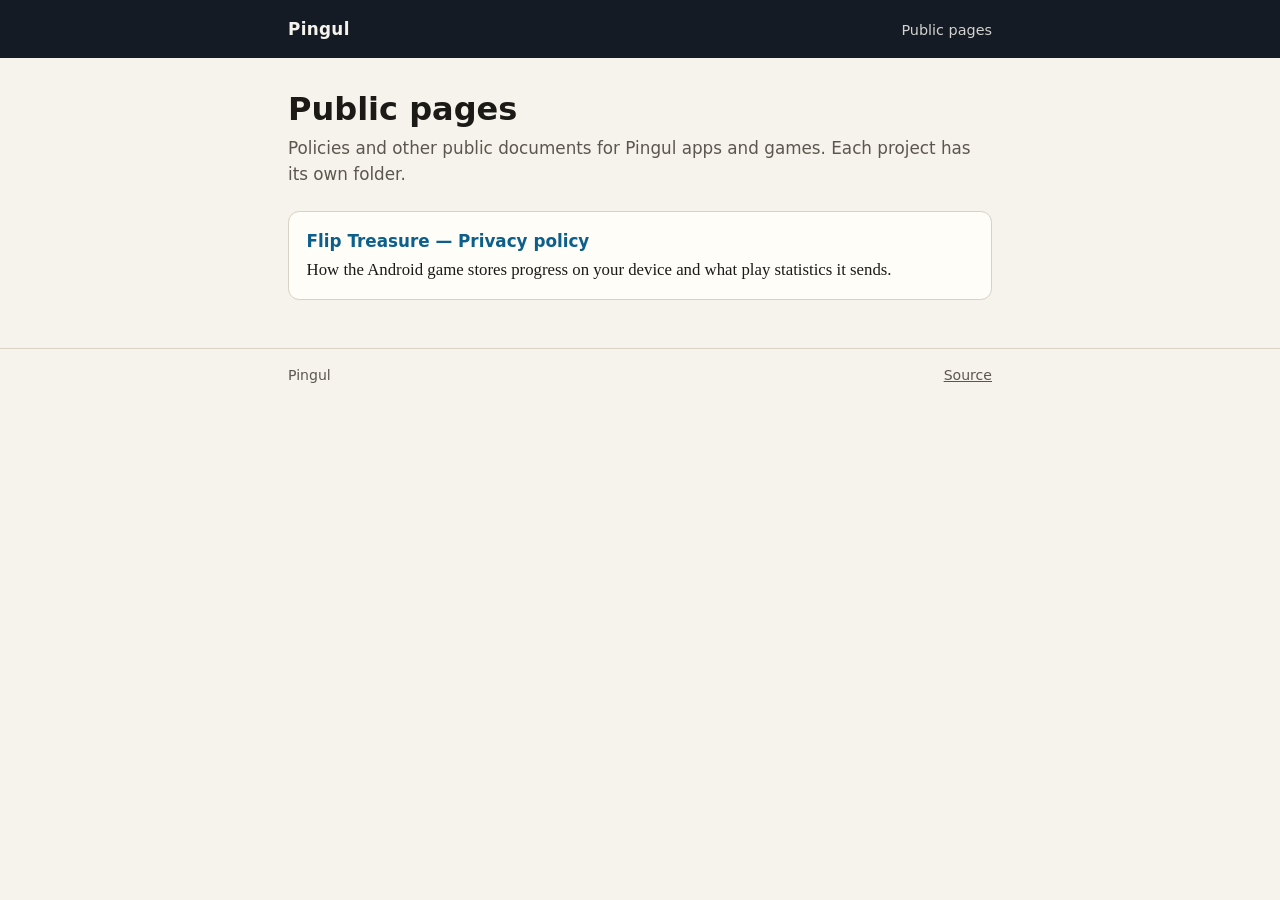
<file: index.html>
<!DOCTYPE html>
<html lang="en">
<head>
  <meta charset="utf-8">
  <meta name="viewport" content="width=device-width, initial-scale=1">
  <title>Pingul public pages</title>
  <link rel="stylesheet" href="css/site.css">
</head>
<body>
  <header class="site-header">
    <div class="wrap">
      <a class="brand" href="./">Pingul</a>
      <nav class="crumb">Public pages</nav>
    </div>
  </header>
  <main class="wrap">
    <h1>Public pages</h1>
    <p class="lede">Policies and other public documents for Pingul apps and games. Each project has its own folder.</p>
    <ul class="card-list">
      <li>
        <a class="card" href="flip-treasure/privacy/">
          <strong>Flip Treasure — Privacy policy</strong>
          How the Android game stores progress on your device and what play statistics it sends.
        </a>
      </li>
    </ul>
  </main>
  <footer class="site-footer">
    <div class="wrap">
      <span>Pingul</span>
      <a href="https://github.com/fkupper/public-pages">Source</a>
    </div>
  </footer>
</body>
</html>
</file>
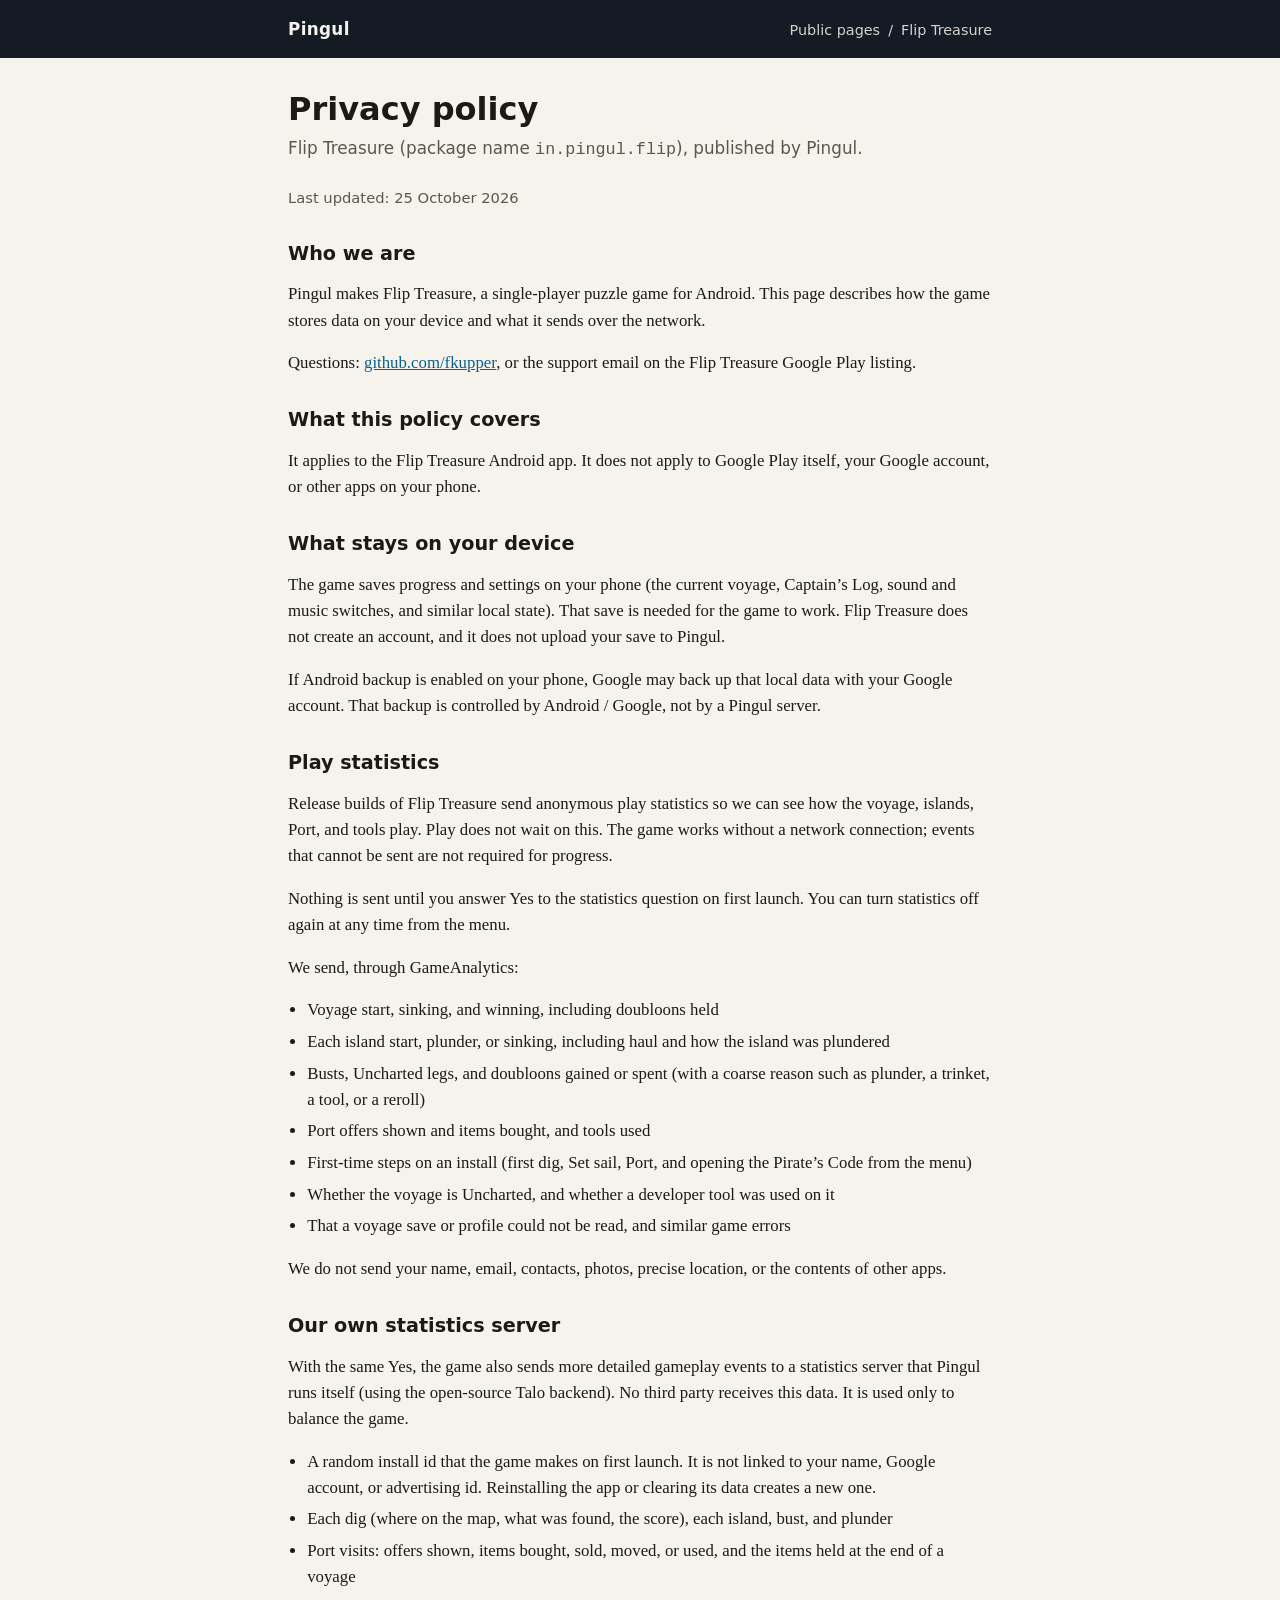
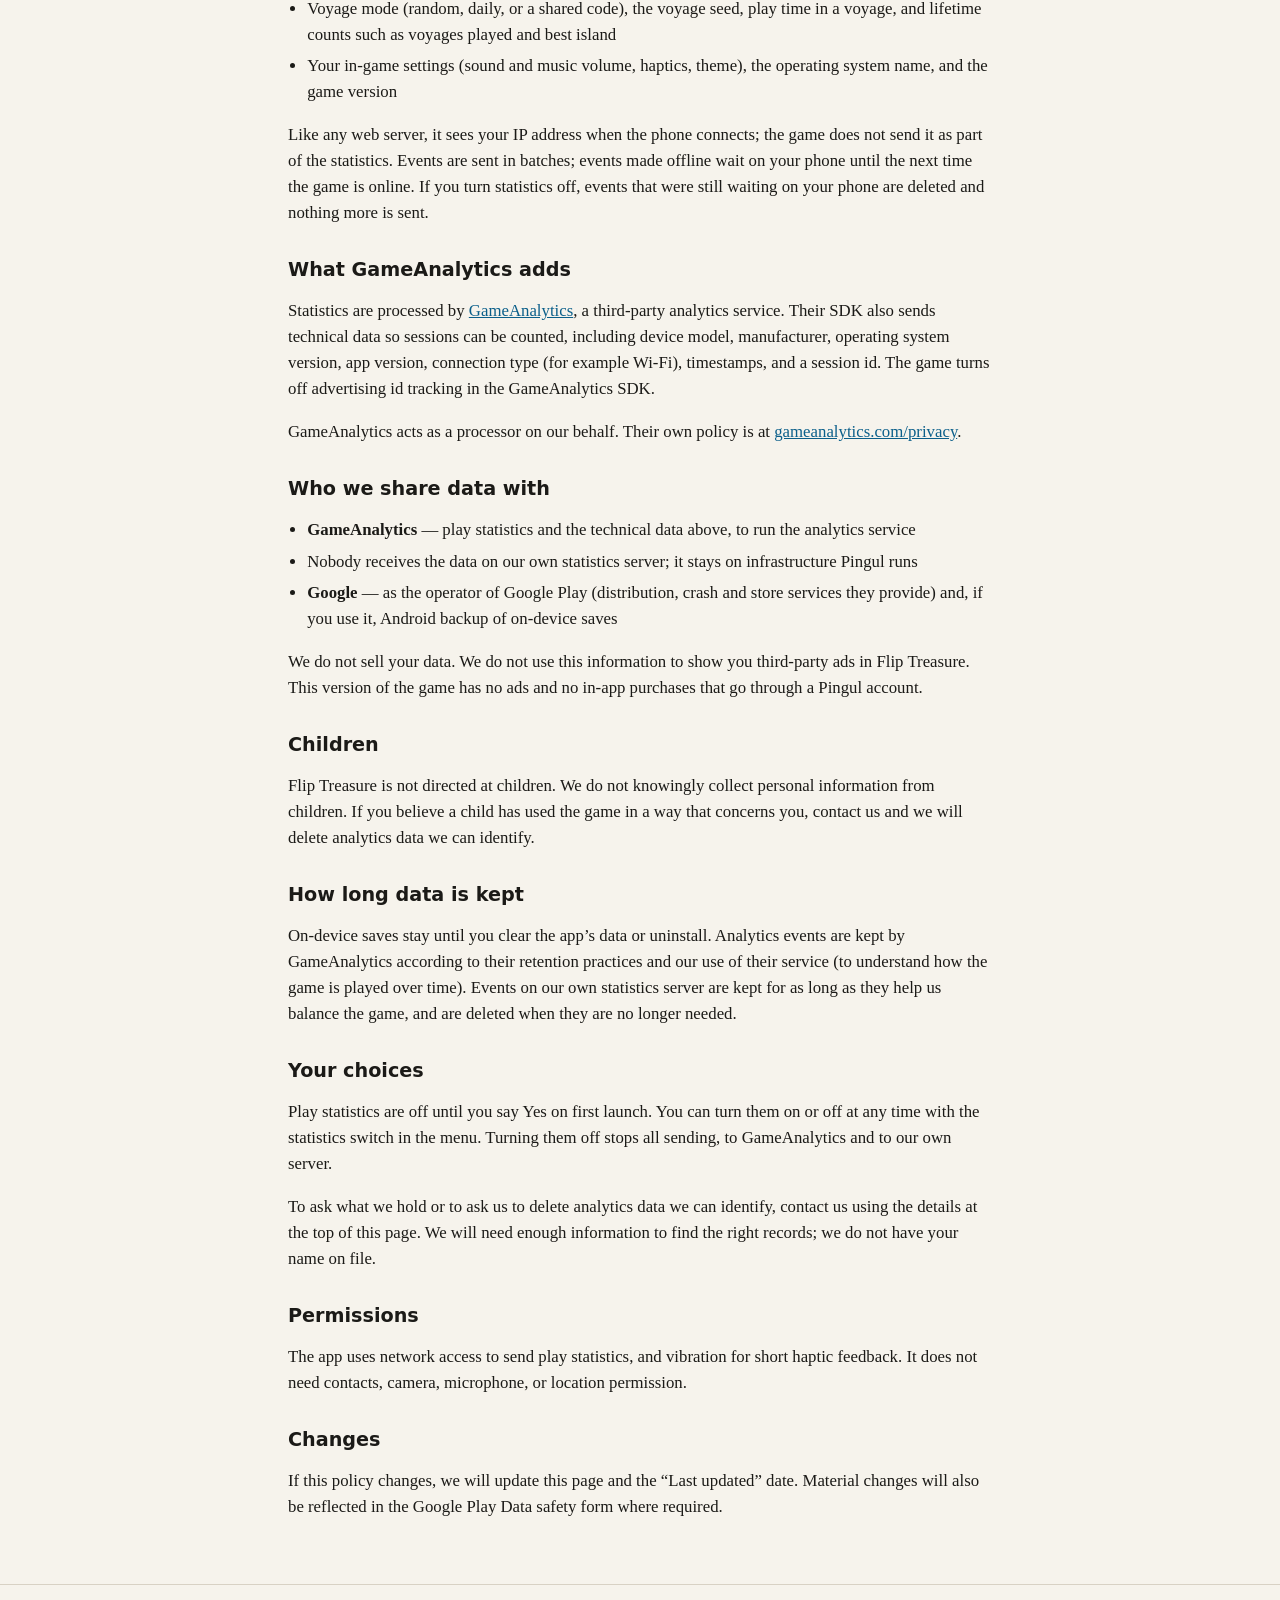
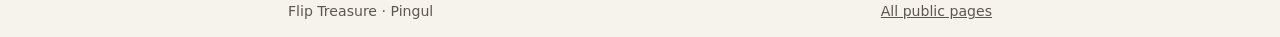
<file: flip-treasure/privacy/index.html>
<!DOCTYPE html>
<html lang="en">
<head>
  <meta charset="utf-8">
  <meta name="viewport" content="width=device-width, initial-scale=1">
  <title>Privacy policy — Flip Treasure</title>
  <meta name="description" content="Privacy policy for the Flip Treasure Android game: on-device saves, play statistics, and GameAnalytics.">
  <link rel="stylesheet" href="../../css/site.css">
</head>
<body>
  <header class="site-header">
    <div class="wrap">
      <a class="brand" href="../../">Pingul</a>
      <nav class="crumb">
        <a href="../../">Public pages</a>
        <span>/</span>
        <span>Flip Treasure</span>
      </nav>
    </div>
  </header>
  <main class="wrap">
    <h1>Privacy policy</h1>
    <p class="lede">Flip Treasure (package name <code>in.pingul.flip</code>), published by Pingul.</p>
    <p class="meta">Last updated: 25 October 2026</p>

    <h2>Who we are</h2>
    <p>Pingul makes Flip Treasure, a single-player puzzle game for Android. This page describes how the game stores data on your device and what it sends over the network.</p>
    <p>Questions: <a href="https://github.com/fkupper">github.com/fkupper</a>, or the support email on the Flip Treasure Google Play listing.</p>

    <h2>What this policy covers</h2>
    <p>It applies to the Flip Treasure Android app. It does not apply to Google Play itself, your Google account, or other apps on your phone.</p>

    <h2>What stays on your device</h2>
    <p>The game saves progress and settings on your phone (the current voyage, Captain’s Log, sound and music switches, and similar local state). That save is needed for the game to work. Flip Treasure does not create an account, and it does not upload your save to Pingul.</p>
    <p>If Android backup is enabled on your phone, Google may back up that local data with your Google account. That backup is controlled by Android / Google, not by a Pingul server.</p>

    <h2>Play statistics</h2>
    <p>Release builds of Flip Treasure send anonymous play statistics so we can see how the voyage, islands, Port, and tools play. Play does not wait on this. The game works without a network connection; events that cannot be sent are not required for progress.</p>
    <p>Nothing is sent until you answer Yes to the statistics question on first launch. You can turn statistics off again at any time from the menu.</p>
    <p>We send, through GameAnalytics:</p>
    <ul>
      <li>Voyage start, sinking, and winning, including doubloons held</li>
      <li>Each island start, plunder, or sinking, including haul and how the island was plundered</li>
      <li>Busts, Uncharted legs, and doubloons gained or spent (with a coarse reason such as plunder, a trinket, a tool, or a reroll)</li>
      <li>Port offers shown and items bought, and tools used</li>
      <li>First-time steps on an install (first dig, Set sail, Port, and opening the Pirate’s Code from the menu)</li>
      <li>Whether the voyage is Uncharted, and whether a developer tool was used on it</li>
      <li>That a voyage save or profile could not be read, and similar game errors</li>
    </ul>
    <p>We do not send your name, email, contacts, photos, precise location, or the contents of other apps.</p>

    <h2>Our own statistics server</h2>
    <p>With the same Yes, the game also sends more detailed gameplay events to a statistics server that Pingul runs itself (using the open-source Talo backend). No third party receives this data. It is used only to balance the game.</p>
    <ul>
      <li>A random install id that the game makes on first launch. It is not linked to your name, Google account, or advertising id. Reinstalling the app or clearing its data creates a new one.</li>
      <li>Each dig (where on the map, what was found, the score), each island, bust, and plunder</li>
      <li>Port visits: offers shown, items bought, sold, moved, or used, and the items held at the end of a voyage</li>
      <li>Voyage mode (random, daily, or a shared code), the voyage seed, play time in a voyage, and lifetime counts such as voyages played and best island</li>
      <li>Your in-game settings (sound and music volume, haptics, theme), the operating system name, and the game version</li>
    </ul>
    <p>Like any web server, it sees your IP address when the phone connects; the game does not send it as part of the statistics. Events are sent in batches; events made offline wait on your phone until the next time the game is online. If you turn statistics off, events that were still waiting on your phone are deleted and nothing more is sent.</p>

    <h2>What GameAnalytics adds</h2>
    <p>Statistics are processed by <a href="https://gameanalytics.com/">GameAnalytics</a>, a third-party analytics service. Their SDK also sends technical data so sessions can be counted, including device model, manufacturer, operating system version, app version, connection type (for example Wi‑Fi), timestamps, and a session id. The game turns off advertising id tracking in the GameAnalytics SDK.</p>
    <p>GameAnalytics acts as a processor on our behalf. Their own policy is at <a href="https://gameanalytics.com/privacy">gameanalytics.com/privacy</a>.</p>

    <h2>Who we share data with</h2>
    <ul>
      <li><strong>GameAnalytics</strong> — play statistics and the technical data above, to run the analytics service</li>
      <li>Nobody receives the data on our own statistics server; it stays on infrastructure Pingul runs</li>
      <li><strong>Google</strong> — as the operator of Google Play (distribution, crash and store services they provide) and, if you use it, Android backup of on-device saves</li>
    </ul>
    <p>We do not sell your data. We do not use this information to show you third-party ads in Flip Treasure. This version of the game has no ads and no in-app purchases that go through a Pingul account.</p>

    <h2>Children</h2>
    <p>Flip Treasure is not directed at children. We do not knowingly collect personal information from children. If you believe a child has used the game in a way that concerns you, contact us and we will delete analytics data we can identify.</p>

    <h2>How long data is kept</h2>
    <p>On-device saves stay until you clear the app’s data or uninstall. Analytics events are kept by GameAnalytics according to their retention practices and our use of their service (to understand how the game is played over time). Events on our own statistics server are kept for as long as they help us balance the game, and are deleted when they are no longer needed.</p>

    <h2>Your choices</h2>
    <p>Play statistics are off until you say Yes on first launch. You can turn them on or off at any time with the statistics switch in the menu. Turning them off stops all sending, to GameAnalytics and to our own server.</p>
    <p>To ask what we hold or to ask us to delete analytics data we can identify, contact us using the details at the top of this page. We will need enough information to find the right records; we do not have your name on file.</p>

    <h2>Permissions</h2>
    <p>The app uses network access to send play statistics, and vibration for short haptic feedback. It does not need contacts, camera, microphone, or location permission.</p>

    <h2>Changes</h2>
    <p>If this policy changes, we will update this page and the “Last updated” date. Material changes will also be reflected in the Google Play Data safety form where required.</p>
  </main>
  <footer class="site-footer">
    <div class="wrap">
      <span>Flip Treasure · Pingul</span>
      <a href="../../">All public pages</a>
    </div>
  </footer>
</body>
</html>
</file>
<file: css/site.css>
:root {
  --bg: #f6f3ec;
  --ink: #1b1a17;
  --muted: #5c574e;
  --line: #d8d1c4;
  --card: #fffdf8;
  --link: #0b5f8a;
  --link-hover: #084866;
  --header: #141b24;
  --header-ink: #f6f3ec;
}

* {
  box-sizing: border-box;
}

html {
  color-scheme: light;
}

body {
  margin: 0;
  font-family: Georgia, "Times New Roman", serif;
  font-size: 1.05rem;
  line-height: 1.55;
  color: var(--ink);
  background: var(--bg);
}

.site-header,
.site-footer {
  font-family: system-ui, "Segoe UI", sans-serif;
}

.site-header {
  background: var(--header);
  color: var(--header-ink);
}

.site-header a,
.site-footer a {
  color: inherit;
}

.wrap {
  width: min(44rem, calc(100% - 2rem));
  margin-inline: auto;
}

.site-header .wrap,
.site-footer .wrap {
  display: flex;
  flex-wrap: wrap;
  gap: 0.5rem 1.25rem;
  align-items: baseline;
  justify-content: space-between;
  padding: 1rem 0;
}

.brand {
  font-weight: 650;
  letter-spacing: 0.02em;
  text-decoration: none;
}

.crumb {
  display: flex;
  flex-wrap: wrap;
  gap: 0.35rem 0.5rem;
  font-size: 0.9rem;
  opacity: 0.85;
}

.crumb a {
  text-decoration: none;
}

.crumb a:hover,
.brand:hover,
.site-footer a:hover {
  text-decoration: underline;
}

main {
  padding: 2rem 0 3rem;
}

h1,
h2 {
  font-family: system-ui, "Segoe UI", sans-serif;
  line-height: 1.2;
}

h1 {
  font-size: 2rem;
  margin: 0 0 0.4rem;
}

h2 {
  font-size: 1.2rem;
  margin: 2rem 0 0.6rem;
}

.lede,
.meta,
.site-footer {
  font-family: system-ui, "Segoe UI", sans-serif;
  color: var(--muted);
}

.lede {
  font-size: 1.05rem;
  margin: 0 0 1.5rem;
}

.meta {
  font-size: 0.92rem;
  margin: 0 0 1.75rem;
}

.card-list {
  list-style: none;
  padding: 0;
  margin: 1.5rem 0 0;
  display: grid;
  gap: 0.85rem;
}

.card {
  display: block;
  background: var(--card);
  border: 1px solid var(--line);
  border-radius: 0.7rem;
  padding: 1rem 1.1rem;
  text-decoration: none;
  color: inherit;
}

.card:hover {
  border-color: var(--link);
}

.card strong {
  display: block;
  font-family: system-ui, "Segoe UI", sans-serif;
  color: var(--link);
  margin-bottom: 0.2rem;
}

a {
  color: var(--link);
}

a:hover {
  color: var(--link-hover);
}

ul {
  padding-left: 1.2rem;
}

li + li {
  margin-top: 0.35rem;
}

.site-footer {
  border-top: 1px solid var(--line);
  font-size: 0.88rem;
}
</file>
